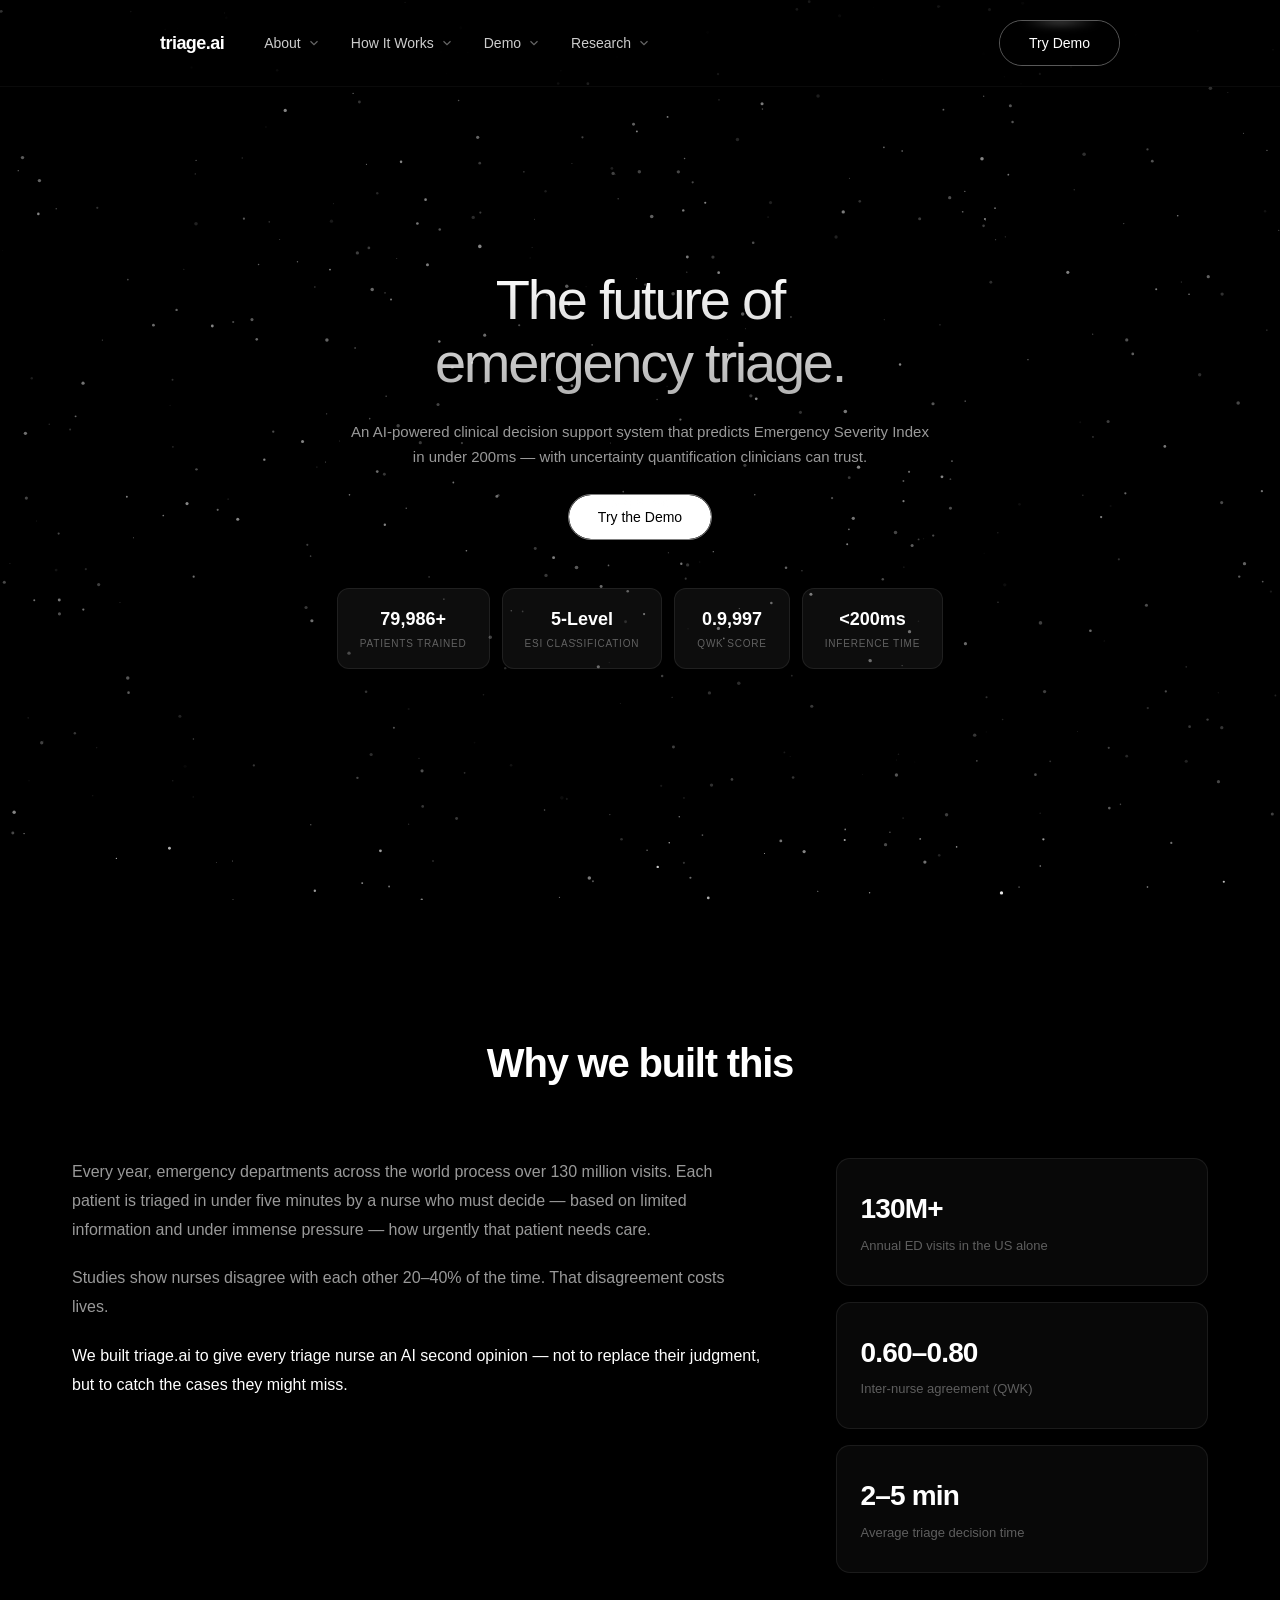
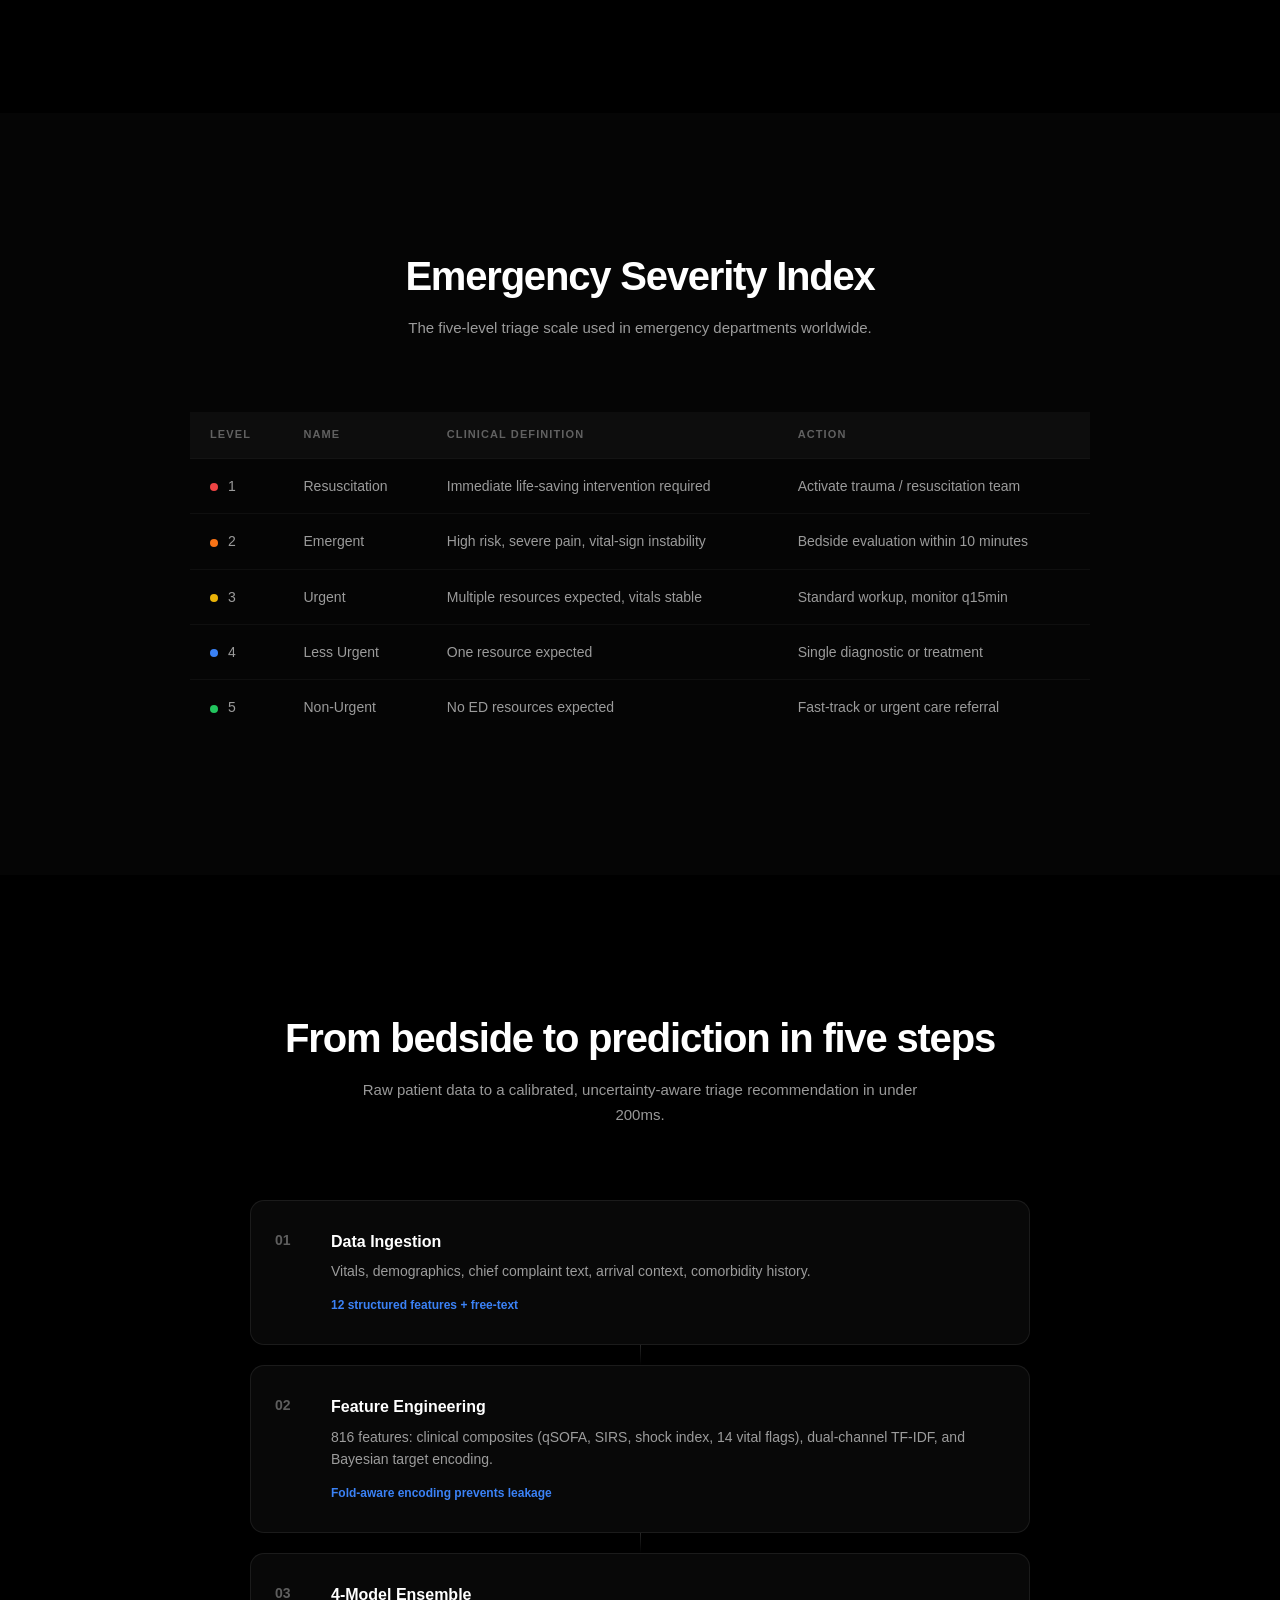
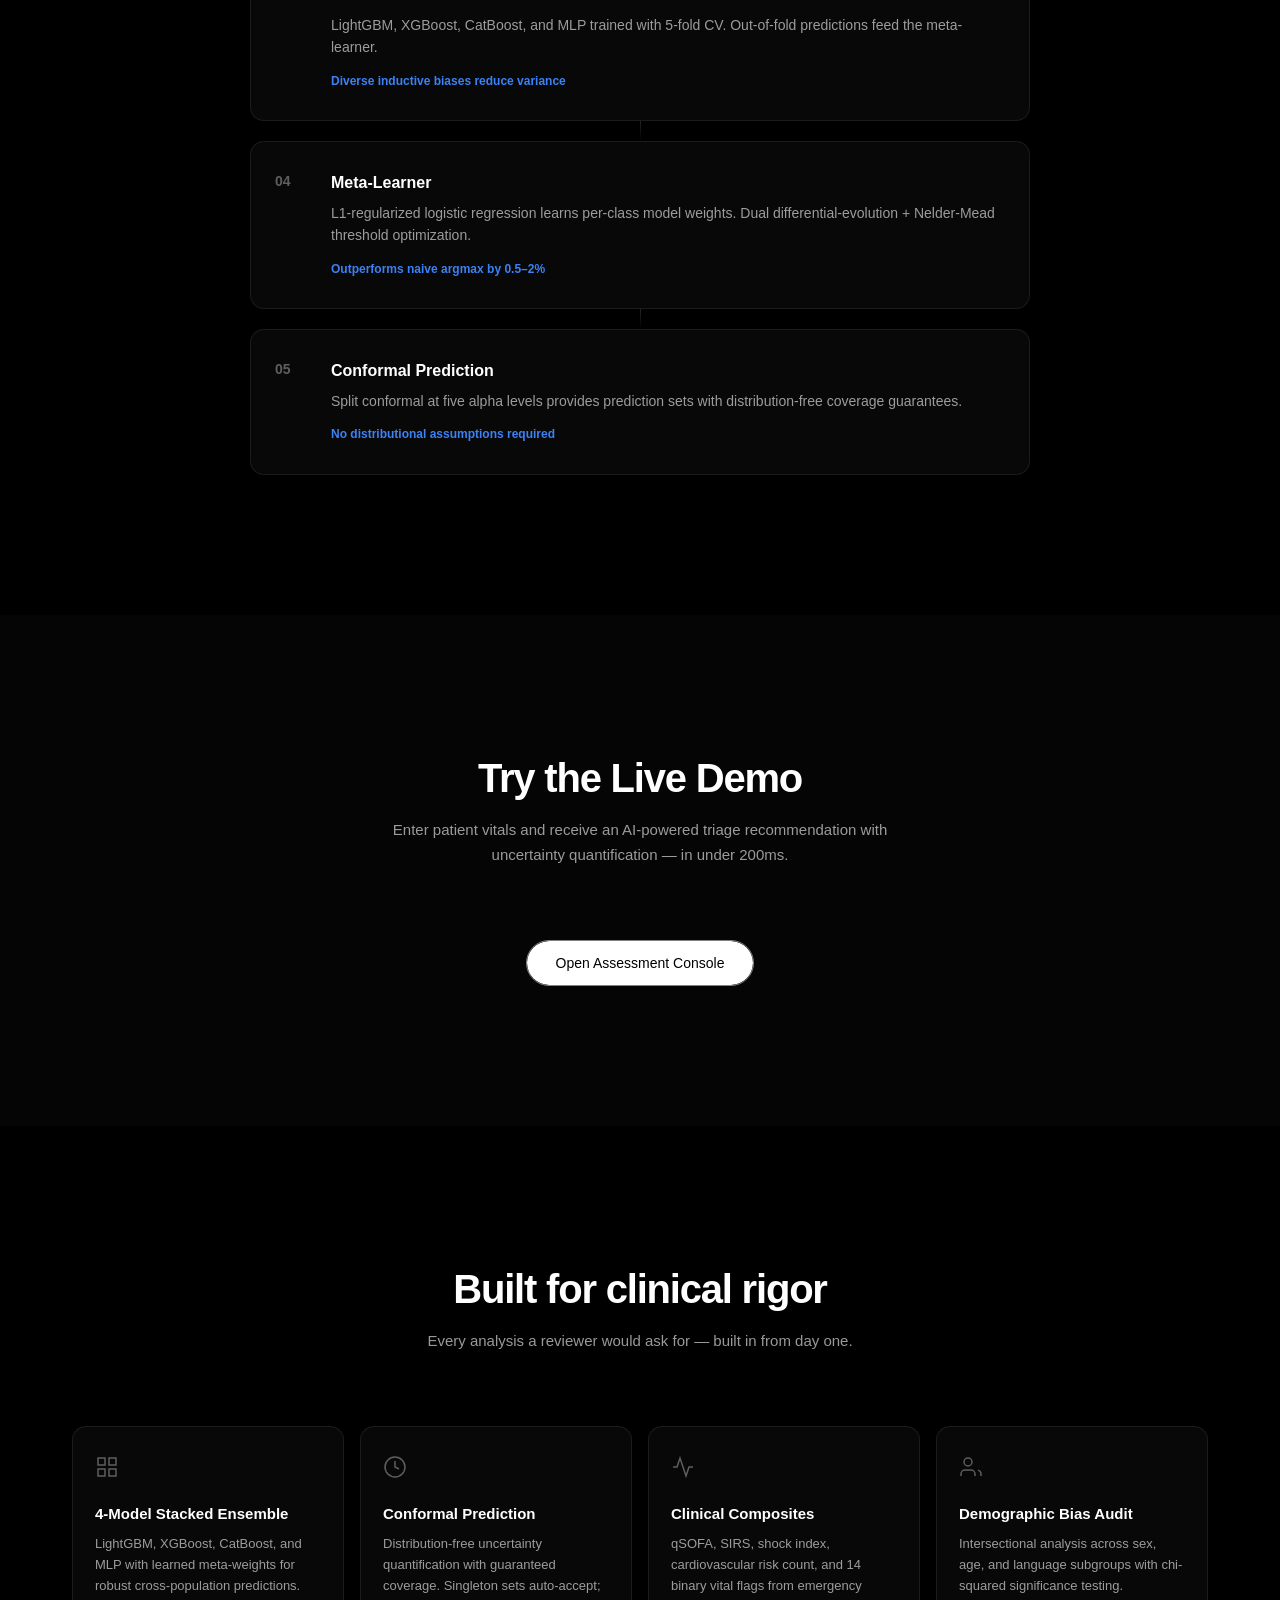
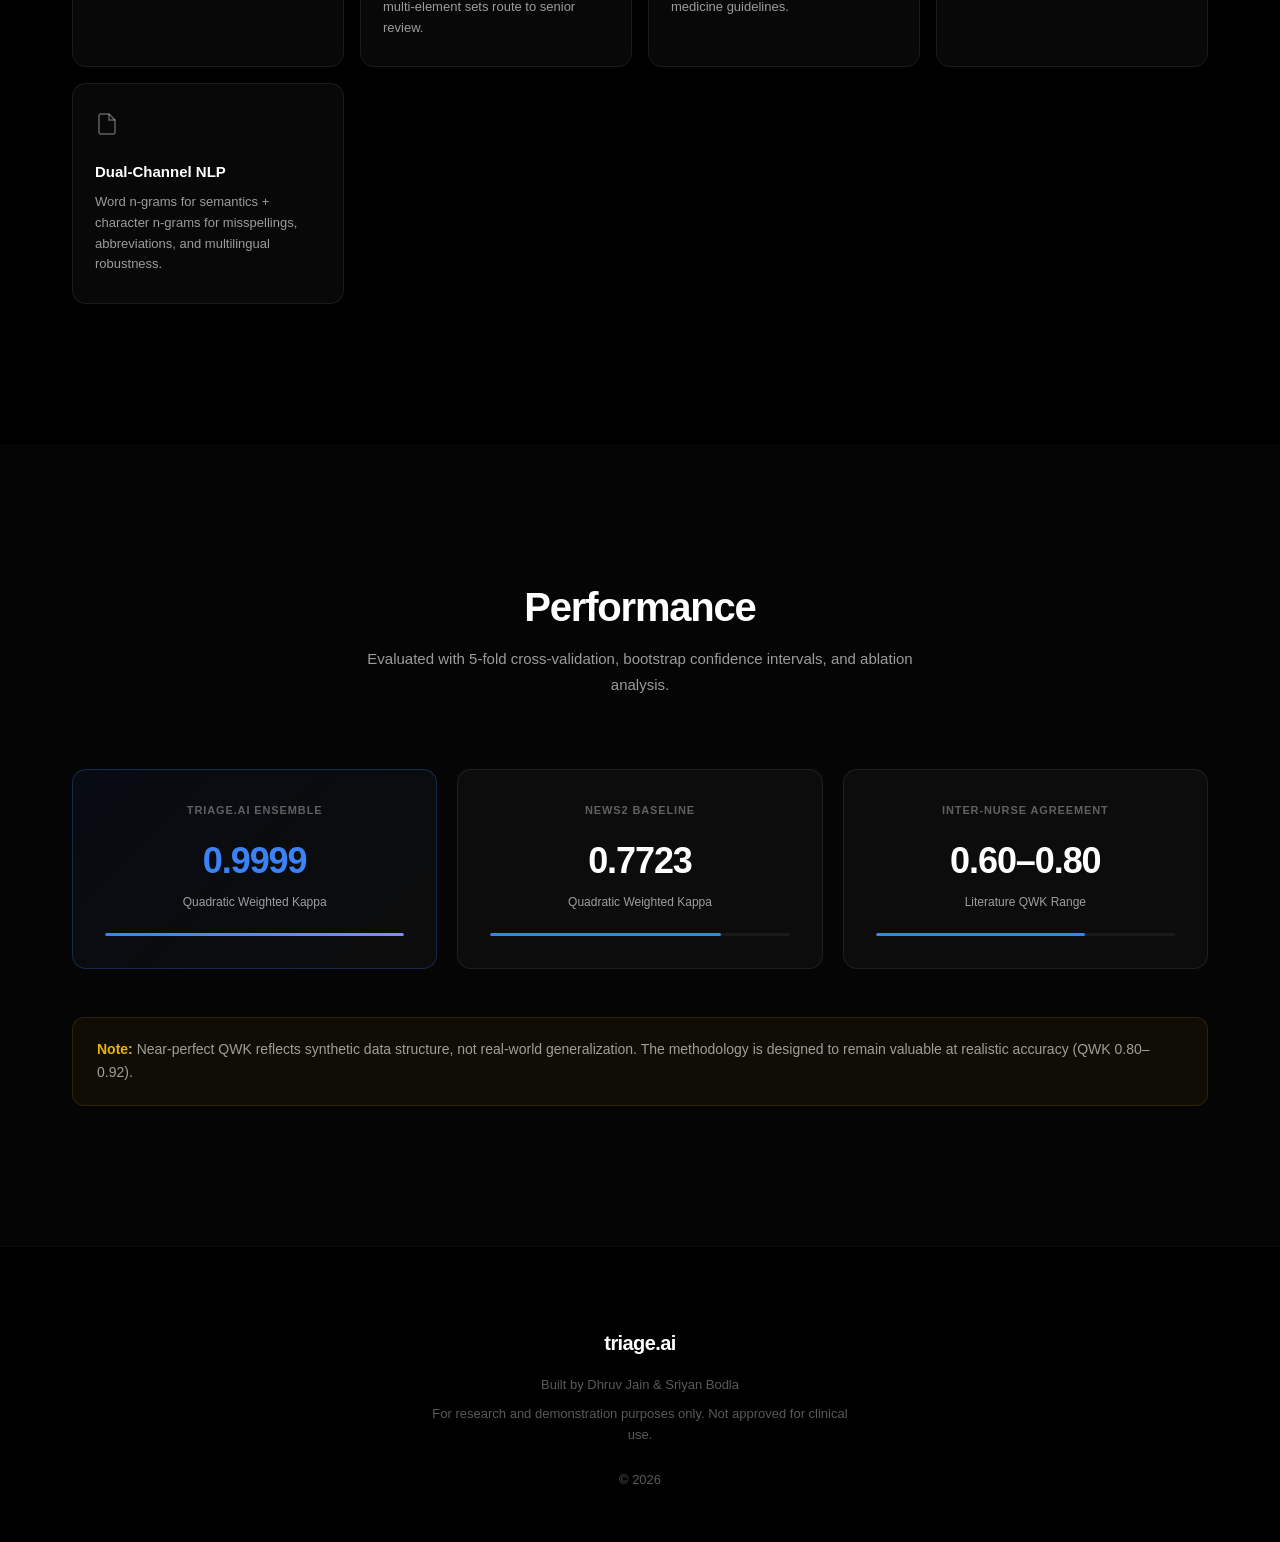
<file: index.html>
<!DOCTYPE html>
<html lang="en">
<head>
  <meta charset="UTF-8">
  <meta name="viewport" content="width=device-width, initial-scale=1.0">
  <title>triage.ai — The Future of Emergency Triage</title>
  <link href="https://api.fontshare.com/v2/css?f[]=general-sans@300,400,500,600,700&display=swap" rel="stylesheet">
  <link rel="stylesheet" href="styles.css">
</head>
<body>

  <!-- FLOW FIELD (fixed behind entire page) -->
  <div class="flow-field-wrap" id="flowFieldWrap">
    <canvas id="flowFieldCanvas"></canvas>
  </div>

  <!-- ════════════════════════════════════════════ HERO ════════════════════════════════════════════ -->
  <section class="hero" id="hero">
    <video class="hero-video" autoplay muted loop playsinline>
      <source src="https://d8j0ntlcm91z4.cloudfront.net/user_38xzZboKViGWJOttwIXH07lWA1P/hf_20260217_030345_246c0224-10a4-422c-b324-070b7c0eceda.mp4" type="video/mp4">
    </video>
    <div class="hero-overlay"></div>

    <!-- NAV -->
    <nav class="nav">
      <div class="nav-inner">
        <div class="nav-left">
          <a href="#hero" class="nav-logo">triage.ai</a>
          <div class="nav-links">
            <a href="#about" class="nav-link">About <svg width="14" height="14" viewBox="0 0 24 24" fill="none" stroke="currentColor" stroke-width="2"><path d="m6 9 6 6 6-6"/></svg></a>
            <a href="#pipeline" class="nav-link">How It Works <svg width="14" height="14" viewBox="0 0 24 24" fill="none" stroke="currentColor" stroke-width="2"><path d="m6 9 6 6 6-6"/></svg></a>
            <a href="/demo.html" class="nav-link">Demo <svg width="14" height="14" viewBox="0 0 24 24" fill="none" stroke="currentColor" stroke-width="2"><path d="m6 9 6 6 6-6"/></svg></a>
            <a href="#methodology" class="nav-link">Research <svg width="14" height="14" viewBox="0 0 24 24" fill="none" stroke="currentColor" stroke-width="2"><path d="m6 9 6 6 6-6"/></svg></a>
          </div>
        </div>
        <a href="/demo.html" class="btn-pill nav-cta">
          <span class="btn-pill-glow"></span>
          <span class="btn-pill-inner">Try Demo</span>
        </a>
      </div>
    </nav>

    <!-- HERO CONTENT -->
    <div class="hero-content">
      <h1 class="hero-heading">The future of<br>emergency triage.</h1>

      <p class="hero-subtitle">An AI-powered clinical decision support system that predicts Emergency Severity Index in under 200ms — with uncertainty quantification clinicians can trust.</p>

      <a href="/demo.html" class="btn-pill btn-pill-white">
        <span class="btn-pill-glow"></span>
        <span class="btn-pill-inner">Try the Demo</span>
      </a>

      <div class="stat-cards">
        <div class="stat-card">
          <span class="stat-value" data-target="80000" data-suffix="+">0</span>
          <span class="stat-label">Patients Trained</span>
        </div>
        <div class="stat-card">
          <span class="stat-value" data-target="5" data-suffix="-Level">0</span>
          <span class="stat-label">ESI Classification</span>
        </div>
        <div class="stat-card">
          <span class="stat-value" data-target="9999" data-suffix="" data-prefix="0.">0</span>
          <span class="stat-label">QWK Score</span>
        </div>
        <div class="stat-card">
          <span class="stat-value" data-target="200" data-prefix="<" data-suffix="ms">0</span>
          <span class="stat-label">Inference Time</span>
        </div>
      </div>
    </div>
  </section>

  <!-- ════════════════════════════════════════════ ABOUT ════════════════════════════════════════════ -->
  <section class="section" id="about">
    <div class="section-inner">
      <div class="section-header">
        <h2>Why we built this</h2>
      </div>
      <div class="story-layout">
        <div class="story-text">
          <p>Every year, emergency departments across the world process over 130 million visits. Each patient is triaged in under five minutes by a nurse who must decide — based on limited information and under immense pressure — how urgently that patient needs care.</p>
          <p>Studies show nurses disagree with each other 20–40% of the time. That disagreement costs lives.</p>
          <p class="story-highlight">We built triage.ai to give every triage nurse an AI second opinion — not to replace their judgment, but to catch the cases they might miss.</p>
        </div>
        <div class="story-metrics">
          <div class="metric-card">
            <div class="metric-value">130M+</div>
            <div class="metric-desc">Annual ED visits in the US alone</div>
          </div>
          <div class="metric-card">
            <div class="metric-value">0.60–0.80</div>
            <div class="metric-desc">Inter-nurse agreement (QWK)</div>
          </div>
          <div class="metric-card">
            <div class="metric-value">2–5 min</div>
            <div class="metric-desc">Average triage decision time</div>
          </div>
        </div>
      </div>
    </div>
  </section>

  <!-- ════════════════════════════════════════════ ESI REF ════════════════════════════════════════════ -->
  <section class="section section-alt" id="esi-reference">
    <div class="section-inner">
      <div class="section-header">
        <h2>Emergency Severity Index</h2>
        <p class="section-sub">The five-level triage scale used in emergency departments worldwide.</p>
      </div>
      <div class="esi-table-wrap">
        <table class="esi-table">
          <thead><tr><th>Level</th><th>Name</th><th>Clinical Definition</th><th>Action</th></tr></thead>
          <tbody>
            <tr><td><span class="esi-dot esi-1"></span>1</td><td>Resuscitation</td><td>Immediate life-saving intervention required</td><td>Activate trauma / resuscitation team</td></tr>
            <tr><td><span class="esi-dot esi-2"></span>2</td><td>Emergent</td><td>High risk, severe pain, vital-sign instability</td><td>Bedside evaluation within 10 minutes</td></tr>
            <tr><td><span class="esi-dot esi-3"></span>3</td><td>Urgent</td><td>Multiple resources expected, vitals stable</td><td>Standard workup, monitor q15min</td></tr>
            <tr><td><span class="esi-dot esi-4"></span>4</td><td>Less Urgent</td><td>One resource expected</td><td>Single diagnostic or treatment</td></tr>
            <tr><td><span class="esi-dot esi-5"></span>5</td><td>Non-Urgent</td><td>No ED resources expected</td><td>Fast-track or urgent care referral</td></tr>
          </tbody>
        </table>
      </div>
    </div>
  </section>

  <!-- ════════════════════════════════════════════ PIPELINE ════════════════════════════════════════════ -->
  <section class="section" id="pipeline">
    <div class="section-inner">
      <div class="section-header">
        <h2>From bedside to prediction in five steps</h2>
        <p class="section-sub">Raw patient data to a calibrated, uncertainty-aware triage recommendation in under 200ms.</p>
      </div>
      <div class="pipeline">
        <div class="pipe-step"><div class="pipe-num">01</div><h3>Data Ingestion</h3><p>Vitals, demographics, chief complaint text, arrival context, comorbidity history.</p><span class="pipe-tag">12 structured features + free-text</span></div>
        <div class="pipe-line"></div>
        <div class="pipe-step"><div class="pipe-num">02</div><h3>Feature Engineering</h3><p>816 features: clinical composites (qSOFA, SIRS, shock index, 14 vital flags), dual-channel TF-IDF, and Bayesian target encoding.</p><span class="pipe-tag">Fold-aware encoding prevents leakage</span></div>
        <div class="pipe-line"></div>
        <div class="pipe-step"><div class="pipe-num">03</div><h3>4-Model Ensemble</h3><p>LightGBM, XGBoost, CatBoost, and MLP trained with 5-fold CV. Out-of-fold predictions feed the meta-learner.</p><span class="pipe-tag">Diverse inductive biases reduce variance</span></div>
        <div class="pipe-line"></div>
        <div class="pipe-step"><div class="pipe-num">04</div><h3>Meta-Learner</h3><p>L1-regularized logistic regression learns per-class model weights. Dual differential-evolution + Nelder-Mead threshold optimization.</p><span class="pipe-tag">Outperforms naive argmax by 0.5–2%</span></div>
        <div class="pipe-line"></div>
        <div class="pipe-step"><div class="pipe-num">05</div><h3>Conformal Prediction</h3><p>Split conformal at five alpha levels provides prediction sets with distribution-free coverage guarantees.</p><span class="pipe-tag">No distributional assumptions required</span></div>
      </div>
    </div>
  </section>

  <!-- DEMO CTA -->
  <section class="section section-alt" id="demo-cta">
    <div class="section-inner" style="text-align:center;">
      <div class="section-header">
        <h2>Try the Live Demo</h2>
        <p class="section-sub">Enter patient vitals and receive an AI-powered triage recommendation with uncertainty quantification — in under 200ms.</p>
      </div>
      <a href="/demo.html" class="btn-pill btn-pill-white" style="display:inline-flex;">
        <span class="btn-pill-glow"></span>
        <span class="btn-pill-inner">Open Assessment Console</span>
      </a>
    </div>
  </section>

  <!-- ════════════════════════════════════════════ METHODOLOGY ════════════════════════════════════════════ -->
  <section class="section" id="methodology">
    <div class="section-inner">
      <div class="section-header">
        <h2>Built for clinical rigor</h2>
        <p class="section-sub">Every analysis a reviewer would ask for — built in from day one.</p>
      </div>
      <div class="method-grid">
        <div class="method-card reveal"><div class="method-icon"><svg width="24" height="24" viewBox="0 0 24 24" fill="none" stroke="currentColor" stroke-width="1.5"><rect x="3" y="3" width="7" height="7"/><rect x="14" y="3" width="7" height="7"/><rect x="3" y="14" width="7" height="7"/><rect x="14" y="14" width="7" height="7"/></svg></div><h3>4-Model Stacked Ensemble</h3><p>LightGBM, XGBoost, CatBoost, and MLP with learned meta-weights for robust cross-population predictions.</p></div>
        <div class="method-card reveal"><div class="method-icon"><svg width="24" height="24" viewBox="0 0 24 24" fill="none" stroke="currentColor" stroke-width="1.5"><circle cx="12" cy="12" r="10"/><path d="M12 6v6l4 2"/></svg></div><h3>Conformal Prediction</h3><p>Distribution-free uncertainty quantification with guaranteed coverage. Singleton sets auto-accept; multi-element sets route to senior review.</p></div>
        <div class="method-card reveal"><div class="method-icon"><svg width="24" height="24" viewBox="0 0 24 24" fill="none" stroke="currentColor" stroke-width="1.5"><path d="M22 12h-4l-3 9L9 3l-3 9H2"/></svg></div><h3>Clinical Composites</h3><p>qSOFA, SIRS, shock index, cardiovascular risk count, and 14 binary vital flags from emergency medicine guidelines.</p></div>
        <div class="method-card reveal"><div class="method-icon"><svg width="24" height="24" viewBox="0 0 24 24" fill="none" stroke="currentColor" stroke-width="1.5"><path d="M16 21v-2a4 4 0 0 0-4-4H6a4 4 0 0 0-4 4v2"/><circle cx="9" cy="7" r="4"/><path d="M22 21v-2a4 4 0 0 0-3-3.87"/></svg></div><h3>Demographic Bias Audit</h3><p>Intersectional analysis across sex, age, and language subgroups with chi-squared significance testing.</p></div>
        <div class="method-card reveal"><div class="method-icon"><svg width="24" height="24" viewBox="0 0 24 24" fill="none" stroke="currentColor" stroke-width="1.5"><path d="M14 2H6a2 2 0 0 0-2 2v16a2 2 0 0 0 2 2h12a2 2 0 0 0 2-2V8z"/><polyline points="14 2 14 8 20 8"/></svg></div><h3>Dual-Channel NLP</h3><p>Word n-grams for semantics + character n-grams for misspellings, abbreviations, and multilingual robustness.</p></div>
        <div class="method-card reveal"><div class="method-icon"><svg width="24" height="24" viewBox="0 0 24 24" fill="none" stroke="currentColor" stroke-width="1.5"><path d="M12 20V10"/><path d="M18 20V4"/><path d="M6 20v-4"/></svg></div><h3>Probability Calibration</h3><p>ECE analysis ensures confidence scores map to true probabilities. When the model says 80%, it means 80%.</p></div>
        <div class="method-card reveal"><div class="method-icon"><svg width="24" height="24" viewBox="0 0 24 24" fill="none" stroke="currentColor" stroke-width="1.5"><path d="M3 3v18h18"/><path d="M18.7 8l-5.1 5.2-2.8-2.7L7 14.3"/></svg></div><h3>Noise Robustness</h3><p>Label corruption at 5–25% rates demonstrates graceful degradation under real-world label noise.</p></div>
        <div class="method-card reveal"><div class="method-icon"><svg width="24" height="24" viewBox="0 0 24 24" fill="none" stroke="currentColor" stroke-width="1.5"><path d="M12 22s8-4 8-10V5l-8-3-8 3v7c0 6 8 10 8 10z"/></svg></div><h3>Asymmetric Cost Analysis</h3><p>Undertriage weighted 4x heavier than overtriage. The cost matrix reflects real clinical consequences.</p></div>
      </div>
    </div>
  </section>

  <!-- ════════════════════════════════════════════ RESULTS ════════════════════════════════════════════ -->
  <section class="section section-alt" id="results">
    <div class="section-inner">
      <div class="section-header">
        <h2>Performance</h2>
        <p class="section-sub">Evaluated with 5-fold cross-validation, bootstrap confidence intervals, and ablation analysis.</p>
      </div>
      <div class="results-grid">
        <div class="result-card result-card-highlight"><div class="rc-label">triage.ai Ensemble</div><div class="rc-value">0.9999</div><div class="rc-metric">Quadratic Weighted Kappa</div><div class="rc-bar"><div class="rc-fill" style="width:100%"></div></div></div>
        <div class="result-card"><div class="rc-label">NEWS2 Baseline</div><div class="rc-value">0.7723</div><div class="rc-metric">Quadratic Weighted Kappa</div><div class="rc-bar"><div class="rc-fill" style="width:77%"></div></div></div>
        <div class="result-card"><div class="rc-label">Inter-Nurse Agreement</div><div class="rc-value">0.60–0.80</div><div class="rc-metric">Literature QWK Range</div><div class="rc-bar"><div class="rc-fill" style="width:70%"></div></div></div>
      </div>
      <div class="caveat">
        <strong>Note:</strong> Near-perfect QWK reflects synthetic data structure, not real-world generalization. The methodology is designed to remain valuable at realistic accuracy (QWK 0.80–0.92).
      </div>
    </div>
  </section>

  <!-- ════════════════════════════════════════════ FOOTER ════════════════════════════════════════════ -->
  <footer class="footer">
    <div class="section-inner">
      <span class="footer-logo">triage.ai</span>
      <p>Built by Dhruv Jain & Sriyan Bodla</p>
      <p class="footer-disclaimer">For research and demonstration purposes only. Not approved for clinical use.</p>
      <p class="footer-year">&copy; 2026</p>
    </div>
  </footer>

  <script src="app.js"></script>
</body>
</html>
</file>
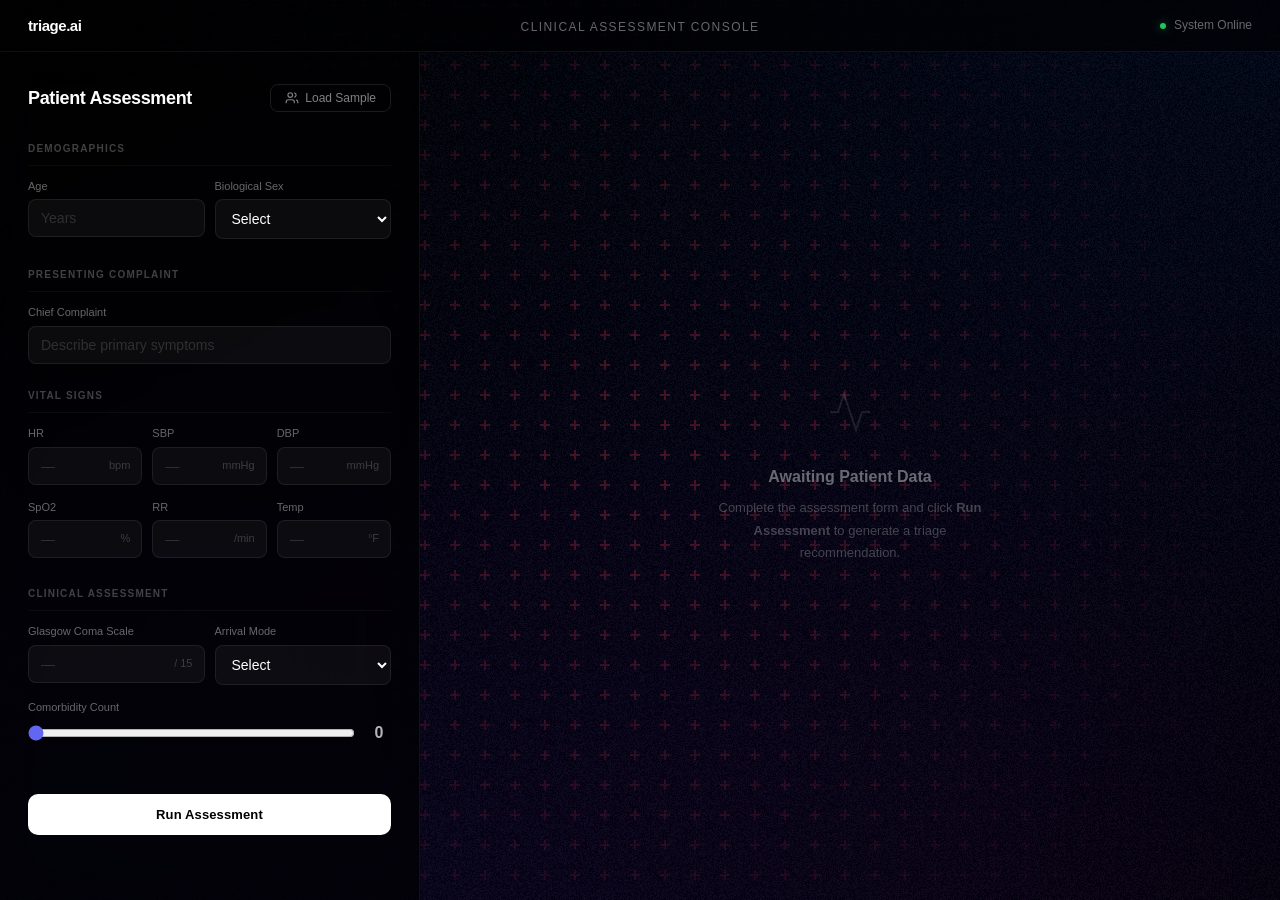
<file: demo.html>
<!DOCTYPE html>
<html lang="en">
<head>
  <meta charset="UTF-8">
  <meta name="viewport" content="width=device-width, initial-scale=1.0">
  <title>triage.ai — Clinical Assessment</title>
  <link href="https://api.fontshare.com/v2/css?f[]=general-sans@300,400,500,600,700&display=swap" rel="stylesheet">
  <link rel="stylesheet" href="styles.css">
  <link rel="stylesheet" href="demo.css">
</head>
<body class="demo-page">

  <div class="shader-bg" id="shaderBg">
    <canvas id="grainCanvas"></canvas>
  </div>
  <div class="plus-pattern-bg"></div>

  <!-- Top bar -->
  <header class="demo-topbar">
    <a href="/" class="demo-topbar-logo">triage.ai</a>
    <div class="demo-topbar-center">
      <span class="demo-topbar-env">Clinical Assessment Console</span>
    </div>
    <div class="demo-topbar-right">
      <span class="demo-status-dot"></span>
      <span class="demo-status-text">System Online</span>
    </div>
  </header>

  <main class="demo-main">
    <!-- LEFT: Input -->
    <section class="demo-input">
      <div class="demo-input-header">
        <h1>Patient Assessment</h1>
        <button class="demo-sample-btn" id="loadSampleBtn" type="button">
          <svg width="14" height="14" viewBox="0 0 24 24" fill="none" stroke="currentColor" stroke-width="2"><path d="M16 21v-2a4 4 0 0 0-4-4H6a4 4 0 0 0-4 4v2"/><circle cx="9" cy="7" r="4"/><path d="M22 21v-2a4 4 0 0 0-3-3.87"/><path d="M16 3.13a4 4 0 0 1 0 7.75"/></svg>
          Load Sample
        </button>
      </div>

      <form id="patientForm" autocomplete="off">
        <!-- Demographics -->
        <div class="field-section">
          <div class="field-section-label">Demographics</div>
          <div class="field-grid-2">
            <div class="field">
              <label for="age">Age</label>
              <input type="number" id="age" min="0" max="120" placeholder="Years">
            </div>
            <div class="field">
              <label for="sex">Biological Sex</label>
              <select id="sex">
                <option value="" disabled selected>Select</option>
                <option value="Male">Male</option>
                <option value="Female">Female</option>
                <option value="Other">Other</option>
              </select>
            </div>
          </div>
        </div>

        <!-- Chief Complaint -->
        <div class="field-section">
          <div class="field-section-label">Presenting Complaint</div>
          <div class="field">
            <label for="chiefComplaint">Chief Complaint</label>
            <input type="text" id="chiefComplaint" placeholder="Describe primary symptoms">
          </div>
        </div>

        <!-- Vitals -->
        <div class="field-section">
          <div class="field-section-label">Vital Signs</div>
          <div class="field-grid-3">
            <div class="field">
              <label for="heartRate">HR</label>
              <div class="field-input-wrap">
                <input type="number" id="heartRate" min="20" max="250" placeholder="—">
                <span class="field-unit">bpm</span>
              </div>
            </div>
            <div class="field">
              <label for="sbp">SBP</label>
              <div class="field-input-wrap">
                <input type="number" id="sbp" min="40" max="300" placeholder="—">
                <span class="field-unit">mmHg</span>
              </div>
            </div>
            <div class="field">
              <label for="dbp">DBP</label>
              <div class="field-input-wrap">
                <input type="number" id="dbp" min="20" max="200" placeholder="—">
                <span class="field-unit">mmHg</span>
              </div>
            </div>
          </div>
          <div class="field-grid-3">
            <div class="field">
              <label for="o2Sat">SpO2</label>
              <div class="field-input-wrap">
                <input type="number" id="o2Sat" min="50" max="100" placeholder="—">
                <span class="field-unit">%</span>
              </div>
            </div>
            <div class="field">
              <label for="respRate">RR</label>
              <div class="field-input-wrap">
                <input type="number" id="respRate" min="4" max="60" placeholder="—">
                <span class="field-unit">/min</span>
              </div>
            </div>
            <div class="field">
              <label for="temperature">Temp</label>
              <div class="field-input-wrap">
                <input type="number" id="temperature" min="90" max="110" step="0.1" placeholder="—">
                <span class="field-unit">&deg;F</span>
              </div>
            </div>
          </div>
        </div>

        <!-- Clinical -->
        <div class="field-section">
          <div class="field-section-label">Clinical Assessment</div>
          <div class="field-grid-2">
            <div class="field">
              <label for="gcs">Glasgow Coma Scale</label>
              <div class="field-input-wrap">
                <input type="number" id="gcs" min="3" max="15" placeholder="—">
                <span class="field-unit">/ 15</span>
              </div>
            </div>
            <div class="field">
              <label for="arrivalMode">Arrival Mode</label>
              <select id="arrivalMode">
                <option value="" disabled selected>Select</option>
                <option value="Walk-in">Walk-in</option>
                <option value="Ambulance">Ambulance</option>
                <option value="Police">Police</option>
                <option value="Transfer">Transfer</option>
              </select>
            </div>
          </div>
          <div class="field">
            <label for="comorbidities">Comorbidity Count</label>
            <div class="field-slider">
              <input type="range" id="comorbidities" min="0" max="10" value="0">
              <span class="field-slider-val" id="comorbiditiesValue">0</span>
            </div>
          </div>
        </div>

        <button type="submit" class="demo-submit" id="analyzeBtn">
          <span class="btn-text">Run Assessment</span>
          <span class="btn-loading"><span class="spinner"></span>Processing...</span>
        </button>
      </form>
    </section>

    <!-- RIGHT: Results -->
    <section class="demo-results" id="resultsPanel">

      <!-- Empty -->
      <div class="results-empty" id="resultsEmpty">
        <div class="empty-state">
          <svg width="48" height="48" viewBox="0 0 24 24" fill="none" stroke="currentColor" stroke-width="1"><path d="M22 12h-4l-3 9L9 3l-3 9H2"/></svg>
          <h3>Awaiting Patient Data</h3>
          <p>Complete the assessment form and click <strong>Run Assessment</strong> to generate a triage recommendation.</p>
        </div>
      </div>

      <!-- Loading -->
      <div class="results-loading hidden" id="resultsLoading">
        <div class="scan-animation"><div class="scan-line"></div><div class="scan-grid"><div class="scan-dot"></div><div class="scan-dot"></div><div class="scan-dot"></div><div class="scan-dot"></div><div class="scan-dot"></div><div class="scan-dot"></div><div class="scan-dot"></div><div class="scan-dot"></div><div class="scan-dot"></div></div></div>
        <p class="loading-text">Analyzing clinical data...</p>
      </div>

      <!-- Content -->
      <div class="results-content hidden" id="resultsContent">
        <div class="result-header">
          <div class="esi-badge-container">
            <div class="esi-badge" id="esiBadge"><span class="esi-level" id="esiLevel">2</span></div>
            <div class="esi-meta">
              <span class="esi-label" id="esiLabel">EMERGENT</span>
              <span class="esi-sublabel">ESI Level <span id="esiLevelText">2</span></span>
            </div>
          </div>
          <div class="confidence-section">
            <div class="confidence-ring" id="confidenceRing">
              <svg viewBox="0 0 120 120"><circle class="ring-bg" cx="60" cy="60" r="52"/><circle class="ring-fill" id="ringFill" cx="60" cy="60" r="52"/></svg>
              <div class="confidence-value"><span id="confidenceValue">0</span><span class="confidence-unit">%</span></div>
            </div>
            <span class="confidence-label">Confidence</span>
          </div>
        </div>

        <div class="result-grid">
          <div class="result-block">
            <h4>Conformal Prediction Set</h4>
            <div class="conformal-set" id="conformalSet"></div>
            <p class="conformal-note" id="conformalNote">90% coverage guarantee</p>
          </div>

          <div class="result-block">
            <h4>Key Risk Factors</h4>
            <div class="risk-factors" id="riskFactors"></div>
          </div>

          <div class="result-block">
            <h4>Clinical Indicators</h4>
            <div class="clinical-flags" id="clinicalFlags"></div>
          </div>

          <div class="result-block result-block-full">
            <h4>Clinical Recommendation</h4>
            <div class="recommendation-box" id="recommendationBox"></div>
          </div>
        </div>
      </div>

      <!-- Error -->
      <div class="results-error hidden" id="resultsError">
        <div class="error-icon"><svg width="40" height="40" viewBox="0 0 24 24" fill="none" stroke="#ef4444" stroke-width="1.5"><circle cx="12" cy="12" r="10"/><line x1="12" y1="8" x2="12" y2="12"/><line x1="12" y1="16" x2="12.01" y2="16"/></svg></div>
        <p class="error-title" id="errorTitle">Backend Unavailable</p>
        <p class="error-body" id="errorBody"></p>
      </div>
    </section>
  </main>

  <script src="grain-shader.js"></script>
  <script src="app.js"></script>
  <script>document.addEventListener('DOMContentLoaded', () => initGrainShader('grainCanvas'));</script>
</body>
</html>
</file>
<file: styles.css>
/*
 * Triage.ai — Clinical Decision Support System
 * Copyright (c) 2026 Dhruv Jain & Sriyan Bodla. All rights reserved.
 */

:root {
  --black: #000000;
  --bg: #050505;
  --bg-alt: #0a0a0a;
  --card: rgba(255,255,255,0.03);
  --card-border: rgba(255,255,255,0.08);
  --card-hover: rgba(255,255,255,0.06);
  --text: #ffffff;
  --text-dim: rgba(255,255,255,0.6);
  --text-muted: rgba(255,255,255,0.35);
  --accent: #ffffff;
  --blue: #3b82f6;
  --esi-1: #ef4444;
  --esi-2: #f97316;
  --esi-3: #eab308;
  --esi-4: #3b82f6;
  --esi-5: #22c55e;
  --ease: cubic-bezier(0.4, 0, 0.2, 1);
  --max-w: 1200px;
}

*, *::before, *::after { margin:0; padding:0; box-sizing:border-box; }
html { scroll-behavior:smooth; -webkit-font-smoothing:antialiased; }
body { font-family:'General Sans', -apple-system, sans-serif; background:var(--black); color:var(--text); line-height:1.6; overflow-x:hidden; }

/* ═══════ HERO ═══════ */
.hero { position:relative; z-index:2; min-height:100vh; display:flex; flex-direction:column; background:transparent; }
.hero-video { position:absolute; inset:0; width:100%; height:100%; object-fit:cover; z-index:0; -webkit-mask-image:linear-gradient(to bottom, white 60%, rgba(255,255,255,0.5) 80%, transparent 100%); mask-image:linear-gradient(to bottom, white 60%, rgba(255,255,255,0.5) 80%, transparent 100%); }
.hero-overlay { position:absolute; inset:0; background:linear-gradient(to bottom, rgba(0,0,0,0.45) 0%, rgba(0,0,0,0.45) 60%, rgba(0,0,0,0.7) 85%, transparent 100%); z-index:1; }

/* ═══════ NAV ═══════ */
.nav { position:fixed; top:0; left:0; right:0; z-index:100; padding:20px 0; background:rgba(0,0,0,0.4); backdrop-filter:blur(20px); -webkit-backdrop-filter:blur(20px); border-bottom:1px solid rgba(255,255,255,0.04); }
.nav-inner { max-width:var(--max-w); margin:0 auto; padding:0 120px; display:flex; align-items:center; justify-content:space-between; }
.nav-left { display:flex; align-items:center; gap:40px; }
.nav-logo { font-size:18px; font-weight:700; color:var(--text); text-decoration:none; letter-spacing:-0.03em; }
.nav-links { display:flex; gap:30px; }
.nav-link { display:inline-flex; align-items:center; gap:6px; color:var(--text); text-decoration:none; font-size:14px; font-weight:500; opacity:0.8; transition:opacity 0.2s; }
.nav-link:hover { opacity:1; }
.nav-link svg { opacity:0.5; }

/* ═══════ PILL BUTTONS ═══════ */
.btn-pill { position:relative; display:inline-flex; border-radius:999px; border:0.6px solid rgba(255,255,255,0.35); text-decoration:none; overflow:hidden; }
.btn-pill-glow { position:absolute; top:-6px; left:50%; transform:translateX(-50%); width:80px; height:12px; background:radial-gradient(ellipse, rgba(255,255,255,0.35), transparent 70%); filter:blur(4px); pointer-events:none; z-index:2; }
.btn-pill-inner { position:relative; z-index:1; padding:11px 29px; font-size:14px; font-weight:500; color:var(--text); background:var(--black); border-radius:999px; transition:background 0.2s; }
.btn-pill:hover .btn-pill-inner { background:#111; }

.btn-pill-white { border-color:rgba(255,255,255,0.5); }
.btn-pill-white .btn-pill-inner { background:var(--text); color:var(--black); }
.btn-pill-white:hover .btn-pill-inner { background:#e5e5e5; }

/* ═══════ HERO CONTENT ═══════ */
.hero-content { position:relative; z-index:2; flex:1; display:flex; flex-direction:column; align-items:center; justify-content:center; text-align:center; padding:120px 24px 80px; gap:24px; }

.hero-badge { display:inline-flex; align-items:center; gap:8px; padding:6px 16px; border-radius:20px; background:rgba(255,255,255,0.1); border:1px solid rgba(255,255,255,0.12); font-size:13px; font-weight:500; }
.badge-dot { width:4px; height:4px; border-radius:50%; background:var(--text); }
.badge-dim { opacity:0.6; }

.hero-heading { font-size:56px; font-weight:500; line-height:1.12; letter-spacing:-0.04em; max-width:613px; background:linear-gradient(180deg, #ffffff 0%, rgba(255,255,255,0.7) 100%); -webkit-background-clip:text; -webkit-text-fill-color:transparent; background-clip:text; margin-top:-2px; }

.hero-subtitle { font-size:15px; font-weight:400; color:var(--text-dim); max-width:580px; line-height:1.7; }

.stat-cards { display:flex; gap:12px; margin-top:24px; justify-content:center; }
.stat-card { background:rgba(255,255,255,0.05); border:1px solid rgba(255,255,255,0.08); border-radius:12px; padding:16px 22px; display:flex; flex-direction:column; gap:2px; transition:border-color 0.3s var(--ease); }
.stat-card:hover { border-color:rgba(255,255,255,0.2); }
.stat-value { font-size:18px; font-weight:600; font-variant-numeric:tabular-nums; white-space:nowrap; }
.stat-label { font-size:10px; color:var(--text-muted); text-transform:uppercase; letter-spacing:0.08em; font-weight:500; white-space:nowrap; }

/* ═══════ FLOW FIELD BACKGROUND ═══════ */
.flow-field-wrap { position:fixed; top:0; left:0; width:100%; height:100%; z-index:0; pointer-events:none; }
.flow-field-wrap canvas { display:block; width:100%; height:100%; }

/* ═══════ SECTIONS ═══════ */
.section { position:relative; z-index:1; padding:140px 0; background:transparent; }
.section-alt { background:rgba(255,255,255,0.02); }
.section-inner { max-width:var(--max-w); margin:0 auto; padding:0 32px; }
.section-header { text-align:center; margin-bottom:72px; }
.section-header h2 { font-size:40px; font-weight:600; letter-spacing:-0.03em; line-height:1.15; margin-bottom:16px; }
.section-sub { color:var(--text-dim); font-size:15px; max-width:560px; margin:0 auto; line-height:1.7; }

/* ═══════ STORY ═══════ */
.story-layout { display:grid; grid-template-columns:1.3fr 0.7fr; gap:72px; align-items:start; }
.story-text p { font-size:16px; color:var(--text-dim); line-height:1.8; margin-bottom:20px; }
.story-highlight { color:var(--text) !important; font-weight:500; }
.story-metrics { display:flex; flex-direction:column; gap:16px; }
.metric-card { background:var(--card); border:1px solid var(--card-border); border-radius:14px; padding:28px 24px; transition:border-color 0.3s var(--ease); }
.metric-card:hover { border-color:rgba(255,255,255,0.18); }
.metric-value { font-size:28px; font-weight:700; letter-spacing:-0.03em; margin-bottom:4px; }
.metric-desc { font-size:13px; color:var(--text-muted); font-weight:500; }

/* ═══════ ESI TABLE ═══════ */
.esi-table-wrap { max-width:900px; margin:0 auto; }
.esi-table { width:100%; border-collapse:collapse; font-size:14px; }
.esi-table thead { background:rgba(255,255,255,0.03); }
.esi-table th { padding:14px 20px; text-align:left; color:var(--text-muted); font-size:11px; font-weight:600; text-transform:uppercase; letter-spacing:0.1em; border-bottom:1px solid rgba(255,255,255,0.06); }
.esi-table td { padding:16px 20px; color:var(--text-dim); border-bottom:1px solid rgba(255,255,255,0.04); }
.esi-table tr:last-child td { border-bottom:none; }
.esi-dot { display:inline-block; width:8px; height:8px; border-radius:50%; margin-right:10px; vertical-align:middle; }
.esi-1 { background:var(--esi-1); } .esi-2 { background:var(--esi-2); } .esi-3 { background:var(--esi-3); } .esi-4 { background:var(--esi-4); } .esi-5 { background:var(--esi-5); }

/* ═══════ PIPELINE ═══════ */
.pipeline { display:flex; flex-direction:column; max-width:780px; margin:0 auto; }
.pipe-step { background:var(--card); border:1px solid var(--card-border); border-radius:14px; padding:28px 28px 28px 80px; position:relative; transition:border-color 0.3s var(--ease); }
.pipe-step:hover { border-color:rgba(255,255,255,0.18); }
.pipe-num { position:absolute; left:24px; top:28px; font-size:14px; font-weight:700; color:var(--text-muted); }
.pipe-step h3 { font-size:16px; font-weight:600; margin-bottom:6px; }
.pipe-step p { font-size:14px; color:var(--text-dim); line-height:1.6; margin-bottom:8px; }
.pipe-tag { font-size:12px; color:var(--blue); font-weight:600; }
.pipe-line { width:1px; height:20px; background:linear-gradient(to bottom, rgba(255,255,255,0.15), transparent); margin:0 auto; }

/* ═══════ DEMO ═══════ */
.demo-container { display:grid; grid-template-columns:1fr 1fr; gap:28px; align-items:start; }
.demo-panel { background:rgba(10,10,10,0.7); backdrop-filter:blur(20px); border:1px solid var(--card-border); border-radius:20px; padding:32px; }
.panel-header { display:flex; justify-content:space-between; align-items:center; margin-bottom:24px; }
.panel-header h3 { font-size:16px; font-weight:600; }
.link-btn { background:none; border:none; color:var(--blue); cursor:pointer; font-size:13px; font-weight:500; font-family:inherit; }
.link-btn:hover { text-decoration:underline; }

/* Form */
.form-group-label { font-size:11px; font-weight:600; text-transform:uppercase; letter-spacing:0.1em; color:var(--text-muted); margin:20px 0 10px; }
.form-group-label:first-child { margin-top:0; }
.form-row { display:grid; grid-template-columns:1fr 1fr; gap:12px; margin-bottom:12px; }
.form-row.three-col { grid-template-columns:1fr 1fr 1fr; }
.form-field { display:flex; flex-direction:column; gap:4px; }
.form-field.full-width { margin-bottom:12px; }
.form-field label { font-size:12px; font-weight:500; color:var(--text-dim); }
.form-field input, .form-field select { background:rgba(255,255,255,0.06); border:1px solid rgba(255,255,255,0.1); border-radius:8px; padding:10px 12px; color:var(--text); font-size:14px; font-family:inherit; outline:none; transition:border-color 0.2s; }
.form-field input:focus, .form-field select:focus { border-color:var(--blue); }
.form-field input::placeholder { color:var(--text-muted); }
.form-field select option { background:#111; color:var(--text); }
.slider-group { display:flex; align-items:center; gap:12px; }
.slider-group input[type="range"] { flex:1; accent-color:var(--blue); }
.slider-value { font-size:14px; font-weight:600; min-width:20px; text-align:center; }

/* Analyze button */
.btn-analyze { width:100%; padding:14px; margin-top:20px; border:none; border-radius:10px; background:var(--text); color:var(--black); font-size:14px; font-weight:600; font-family:inherit; cursor:pointer; transition:opacity 0.2s; }
.btn-analyze:hover { opacity:0.9; }
.btn-analyze:disabled { opacity:0.5; cursor:not-allowed; }
.btn-analyze.loading .btn-text { display:none; }
.btn-analyze .btn-loading { display:none; align-items:center; justify-content:center; gap:8px; }
.btn-analyze.loading .btn-loading { display:flex; }
.spinner { width:16px; height:16px; border:2px solid rgba(0,0,0,0.2); border-top-color:var(--black); border-radius:50%; animation:spin 0.6s linear infinite; }
@keyframes spin { to { transform:rotate(360deg); } }

/* Results panel states */
.hidden { display:none !important; }
.results-empty, .results-loading, .results-error { display:flex; flex-direction:column; align-items:center; justify-content:center; min-height:400px; text-align:center; gap:16px; }
.results-empty p { color:var(--text-dim); font-size:14px; max-width:280px; }
.empty-icon { color:var(--text-muted); }

/* Loading animation */
.scan-animation { width:120px; height:120px; position:relative; }
.scan-line { position:absolute; top:0; left:0; right:0; height:2px; background:linear-gradient(90deg, transparent, var(--blue), transparent); animation:scanDown 1.8s ease-in-out infinite; }
@keyframes scanDown { 0%,100% { top:0; opacity:0; } 50% { top:100%; opacity:1; } }
.scan-grid { display:grid; grid-template-columns:repeat(3,1fr); gap:12px; width:100%; height:100%; padding:12px; }
.scan-dot { width:100%; aspect-ratio:1; border-radius:50%; background:rgba(59,130,246,0.2); animation:scanPulse 1.8s ease-in-out infinite; }
.scan-dot:nth-child(2) { animation-delay:0.1s; } .scan-dot:nth-child(3) { animation-delay:0.2s; }
.scan-dot:nth-child(4) { animation-delay:0.15s; } .scan-dot:nth-child(5) { animation-delay:0.25s; } .scan-dot:nth-child(6) { animation-delay:0.35s; }
.scan-dot:nth-child(7) { animation-delay:0.2s; } .scan-dot:nth-child(8) { animation-delay:0.3s; } .scan-dot:nth-child(9) { animation-delay:0.4s; }
@keyframes scanPulse { 0%,100% { opacity:0.3; transform:scale(0.8); } 50% { opacity:1; transform:scale(1); } }
.loading-text { color:var(--text-dim); font-size:14px; }

/* ESI Badge */
.esi-badge-container { display:flex; align-items:center; gap:16px; }
.esi-badge { width:48px; height:48px; border-radius:10px; display:flex; align-items:center; justify-content:center; font-size:22px; font-weight:700; }
.esi-badge.esi-1 { background:rgba(239,68,68,0.12); color:var(--esi-1); }
.esi-badge.esi-2 { background:rgba(249,115,22,0.12); color:var(--esi-2); }
.esi-badge.esi-3 { background:rgba(234,179,8,0.12); color:var(--esi-3); }
.esi-badge.esi-4 { background:rgba(59,130,246,0.12); color:var(--esi-4); }
.esi-badge.esi-5 { background:rgba(34,197,94,0.12); color:var(--esi-5); }
.esi-meta { display:flex; flex-direction:column; gap:1px; }
.esi-label { font-size:16px; font-weight:600; letter-spacing:0.02em; }
.esi-sublabel { font-size:12px; color:var(--text-muted); font-weight:400; }

/* Confidence ring */
.confidence-section { display:flex; align-items:center; gap:14px; }
.confidence-ring { position:relative; width:56px; height:56px; }
.confidence-ring svg { width:100%; height:100%; transform:rotate(-90deg); }
.ring-bg { fill:none; stroke:rgba(255,255,255,0.06); stroke-width:5; }
.ring-fill { fill:none; stroke:rgba(255,255,255,0.7); stroke-width:5; stroke-linecap:round; stroke-dasharray:326.73; stroke-dashoffset:326.73; transition:stroke-dashoffset 1.2s var(--ease); }
.confidence-value { position:absolute; inset:0; display:flex; align-items:center; justify-content:center; font-size:15px; font-weight:600; }
.confidence-unit { font-size:10px; font-weight:400; opacity:0.4; }
.confidence-label { font-size:11px; color:var(--text-muted); font-weight:500; text-transform:uppercase; letter-spacing:0.06em; }

/* Result blocks */
.result-block { margin-bottom:0; }
.result-block h4 { font-size:11px; font-weight:500; text-transform:uppercase; letter-spacing:0.08em; color:var(--text-muted); margin-bottom:10px; }

/* Conformal set */
.conformal-set { display:flex; gap:6px; flex-wrap:wrap; }
.conformal-badge { padding:5px 12px; border-radius:6px; font-size:12px; font-weight:500; font-variant-numeric:tabular-nums; }
.conformal-badge.in-set { background:rgba(255,255,255,0.08); color:var(--text); border:1px solid rgba(255,255,255,0.12); }
.conformal-badge.out-set { background:transparent; color:rgba(255,255,255,0.2); border:1px solid rgba(255,255,255,0.04); }
.conformal-note { font-size:11px; color:var(--text-muted); margin-top:8px; }

/* Risk factors */
.risk-factors { display:flex; flex-direction:column; gap:8px; }
.risk-factor { display:flex; flex-direction:column; gap:4px; }
.risk-factor-header { display:flex; justify-content:space-between; font-size:12px; }
.risk-factor-name { color:var(--text-dim); font-weight:400; }
.risk-factor-score { font-weight:500; font-variant-numeric:tabular-nums; color:var(--text-muted); }
.risk-factor-bar { height:2px; background:rgba(255,255,255,0.04); border-radius:1px; overflow:hidden; }
.risk-factor-fill { height:100%; background:rgba(255,255,255,0.35); border-radius:1px; width:0; transition:width 0.8s var(--ease); }

/* Clinical flags */
.clinical-flags { display:flex; flex-wrap:wrap; gap:6px; }
.clinical-flag { padding:4px 10px; border-radius:4px; font-size:11px; font-weight:500; background:rgba(255,255,255,0.05); color:var(--text-dim); border:1px solid rgba(255,255,255,0.06); }

/* Recommendation */
.recommendation-box { font-size:13px; color:var(--text-dim); line-height:1.7; padding:14px 16px; background:rgba(255,255,255,0.02); border-radius:8px; border:1px solid rgba(255,255,255,0.05); }

/* Error state */
.error-icon { margin-bottom:8px; }
.error-title { color:#ef4444; font-size:16px; font-weight:600; }
.error-body { color:var(--text-dim); font-size:14px; max-width:320px; }

/* ═══════ METHODOLOGY ═══════ */
.method-grid { display:grid; grid-template-columns:repeat(4,1fr); gap:16px; }
.method-card { background:var(--card); border:1px solid var(--card-border); border-radius:14px; padding:28px 22px; transition:border-color 0.3s var(--ease), transform 0.3s var(--ease); }
.method-card:hover { border-color:rgba(255,255,255,0.18); transform:translateY(-2px); }
.method-card.reveal { opacity:0; transform:translateY(20px); transition:opacity 0.5s var(--ease), transform 0.5s var(--ease), border-color 0.3s var(--ease); }
.method-card.reveal.visible { opacity:1; transform:translateY(0); }
.method-icon { color:var(--text-muted); margin-bottom:16px; }
.method-card h3 { font-size:15px; font-weight:600; margin-bottom:8px; }
.method-card p { font-size:13px; color:var(--text-dim); line-height:1.6; }

/* ═══════ RESULTS ═══════ */
.results-grid { display:grid; grid-template-columns:repeat(3,1fr); gap:20px; }
.result-card { background:var(--card); border:1px solid var(--card-border); border-radius:14px; padding:32px; text-align:center; }
.result-card-highlight { border-color:rgba(59,130,246,0.25); background:linear-gradient(135deg, rgba(59,130,246,0.06), var(--card)); }
.rc-label { font-size:11px; font-weight:600; text-transform:uppercase; letter-spacing:0.08em; color:var(--text-muted); margin-bottom:12px; }
.rc-value { font-size:36px; font-weight:700; letter-spacing:-0.03em; }
.result-card-highlight .rc-value { color:var(--blue); }
.rc-metric { font-size:12px; color:var(--text-dim); margin:4px 0 20px; }
.rc-bar { height:3px; background:rgba(255,255,255,0.06); border-radius:2px; overflow:hidden; }
.rc-fill { height:100%; background:var(--blue); border-radius:2px; }
.result-card-highlight .rc-fill { background:linear-gradient(90deg, var(--blue), #818cf8); }
.caveat { margin-top:48px; padding:20px 24px; background:rgba(234,179,8,0.05); border:1px solid rgba(234,179,8,0.12); border-radius:12px; color:var(--text-dim); font-size:14px; line-height:1.7; }
.caveat strong { color:#eab308; }

/* ═══════ FOOTER ═══════ */
.footer { position:relative; z-index:1; padding:80px 0 48px; background:transparent; text-align:center; border-top:1px solid rgba(255,255,255,0.04); }
.footer-logo { font-size:20px; font-weight:700; letter-spacing:-0.03em; display:block; margin-bottom:16px; }
.footer p { font-size:13px; color:var(--text-muted); margin-bottom:4px; }
.footer-disclaimer { max-width:440px; margin:8px auto 0; }
.footer-year { margin-top:24px; font-size:12px; }

/* ═══════ RESPONSIVE ═══════ */
@media (max-width:1024px) {
  .nav-inner { padding:0 32px; }
  .nav-links { display:none; }
  .hero-content { padding:160px 24px 80px; }
  .hero-heading { font-size:40px; }
  .story-layout { grid-template-columns:1fr; gap:48px; }
  .method-grid { grid-template-columns:repeat(2,1fr); }
  .results-grid { grid-template-columns:1fr; }
  .demo-container { grid-template-columns:1fr; }
}

@media (max-width:640px) {
  .hero-heading { font-size:32px; }
  .hero-content { padding:140px 20px 60px; }
  .section { padding:80px 0; }
  .section-header h2 { font-size:28px; }
  .stat-cards { flex-wrap:wrap; }
  .method-grid { grid-template-columns:1fr; }
  .form-row.three-col { grid-template-columns:1fr 1fr; }
  .pipe-step { padding-left:24px; }
  .pipe-num { position:static; margin-bottom:4px; }
}
</file>
<file: demo.css>
/*
 * Triage.ai — Demo Page Styles
 * Copyright (c) 2026 Dhruv Jain & Sriyan Bodla. All rights reserved.
 */

.demo-page {
  background: #000;
  min-height: 100vh;
}

/* ═══════ PLUS PATTERN BACKGROUND ═══════ */
.plus-pattern-bg {
  position: fixed;
  top: 0;
  left: 0;
  width: 100%;
  height: 100%;
  z-index: 0;
  pointer-events: none;
  background-color: transparent;
  background-image: url("data:image/svg+xml,%3Csvg width='60' height='60' viewBox='0 0 60 60' xmlns='http://www.w3.org/2000/svg'%3E%3Cg fill='none' fill-rule='evenodd'%3E%3Cg fill='%23fb3a5d' fill-opacity='0.25'%3E%3Cpath d='M36 34v-4h-2v4h-4v2h4v4h2v-4h4v-2h-4zm0-30V0h-2v4h-4v2h4v4h2V6h4V4h-4zM6 34v-4H4v4H0v2h4v4h2v-4h4v-2H6zM6 4V0H4v4H0v2h4v4h2V6h4V4H6z'/%3E%3C/g%3E%3C/g%3E%3C/svg%3E");
  mask-image: radial-gradient(circle, white 10%, transparent 85%);
  -webkit-mask-image: radial-gradient(circle, white 10%, transparent 85%);
  animation: plusPulse 4s ease-in-out infinite;
}

@keyframes plusPulse {
  0%, 100% { opacity: 0.35; }
  50% { opacity: 0.6; }
}

.shader-bg {
  position: fixed;
  top: 0;
  left: 0;
  width: 100%;
  height: 100%;
  z-index: 0;
  pointer-events: none;
}

.shader-bg canvas {
  display: block;
  width: 100%;
  height: 100%;
}

/* ═══════ TOP BAR ═══════ */
.demo-topbar {
  position: fixed;
  top: 0;
  left: 0;
  right: 0;
  z-index: 50;
  height: 52px;
  display: flex;
  align-items: center;
  justify-content: space-between;
  padding: 0 28px;
  background: rgba(0, 0, 0, 0.6);
  backdrop-filter: blur(24px);
  -webkit-backdrop-filter: blur(24px);
  border-bottom: 1px solid rgba(255, 255, 255, 0.06);
}

.demo-topbar-logo {
  font-size: 15px;
  font-weight: 700;
  color: #fff;
  text-decoration: none;
  letter-spacing: -0.03em;
}

.demo-topbar-center {
  position: absolute;
  left: 50%;
  transform: translateX(-50%);
}

.demo-topbar-env {
  font-size: 12px;
  font-weight: 500;
  color: rgba(255, 255, 255, 0.4);
  text-transform: uppercase;
  letter-spacing: 0.12em;
}

.demo-topbar-right {
  display: flex;
  align-items: center;
  gap: 8px;
}

.demo-status-dot {
  width: 6px;
  height: 6px;
  border-radius: 50%;
  background: #22c55e;
  box-shadow: 0 0 8px rgba(34, 197, 94, 0.5);
  animation: pulse-dot 2s ease-in-out infinite;
}

@keyframes pulse-dot {
  0%, 100% { opacity: 1; }
  50% { opacity: 0.5; }
}

.demo-status-text {
  font-size: 12px;
  font-weight: 500;
  color: rgba(255, 255, 255, 0.4);
}

/* ═══════ MAIN LAYOUT ═══════ */
.demo-main {
  display: grid;
  grid-template-columns: 420px 1fr;
  min-height: 100vh;
  padding-top: 52px;
  position: relative;
  z-index: 1;
}

/* ═══════ INPUT PANEL ═══════ */
.demo-input {
  padding: 32px 28px;
  border-right: 1px solid rgba(255, 255, 255, 0.06);
  background: rgba(0, 0, 0, 0.65);
  backdrop-filter: blur(24px);
  -webkit-backdrop-filter: blur(24px);
  overflow-y: auto;
  max-height: calc(100vh - 52px);
}

.demo-input-header {
  display: flex;
  align-items: center;
  justify-content: space-between;
  margin-bottom: 28px;
}

.demo-input-header h1 {
  font-size: 18px;
  font-weight: 600;
  letter-spacing: -0.02em;
}

.demo-sample-btn {
  display: inline-flex;
  align-items: center;
  gap: 6px;
  padding: 6px 14px;
  border: 1px solid rgba(255, 255, 255, 0.1);
  border-radius: 8px;
  background: transparent;
  color: rgba(255, 255, 255, 0.5);
  font-size: 12px;
  font-weight: 500;
  font-family: inherit;
  cursor: pointer;
  transition: all 0.2s;
}

.demo-sample-btn:hover {
  color: #fff;
  border-color: rgba(255, 255, 255, 0.2);
  background: rgba(255, 255, 255, 0.04);
}

/* ═══════ FIELDS ═══════ */
.field-section {
  margin-bottom: 24px;
}

.field-section-label {
  font-size: 10px;
  font-weight: 600;
  text-transform: uppercase;
  letter-spacing: 0.12em;
  color: rgba(255, 255, 255, 0.25);
  margin-bottom: 12px;
  padding-bottom: 8px;
  border-bottom: 1px solid rgba(255, 255, 255, 0.04);
}

.field-grid-2 {
  display: grid;
  grid-template-columns: 1fr 1fr;
  gap: 10px;
  margin-bottom: 10px;
}

.field-grid-3 {
  display: grid;
  grid-template-columns: 1fr 1fr 1fr;
  gap: 10px;
  margin-bottom: 10px;
}

.field {
  display: flex;
  flex-direction: column;
  gap: 4px;
  margin-bottom: 4px;
}

.field label {
  font-size: 11px;
  font-weight: 500;
  color: rgba(255, 255, 255, 0.4);
}

.field input,
.field select {
  background: rgba(255, 255, 255, 0.04);
  border: 1px solid rgba(255, 255, 255, 0.08);
  border-radius: 8px;
  padding: 10px 12px;
  color: #fff;
  font-size: 14px;
  font-family: inherit;
  outline: none;
  transition: border-color 0.2s;
  width: 100%;
}

.field input:focus,
.field select:focus {
  border-color: rgba(99, 102, 241, 0.5);
  background: rgba(255, 255, 255, 0.06);
}

.field input::placeholder {
  color: rgba(255, 255, 255, 0.15);
}

.field select option {
  background: #111;
  color: #fff;
}

.field-input-wrap {
  position: relative;
}

.field-input-wrap input {
  padding-right: 44px;
}

.field-unit {
  position: absolute;
  right: 12px;
  top: 50%;
  transform: translateY(-50%);
  font-size: 11px;
  font-weight: 500;
  color: rgba(255, 255, 255, 0.2);
  pointer-events: none;
}

.field-slider {
  display: flex;
  align-items: center;
  gap: 12px;
}

.field-slider input[type="range"] {
  flex: 1;
  accent-color: #6366f1;
  background: transparent;
  border: none;
  padding: 0;
}

.field-slider-val {
  font-size: 16px;
  font-weight: 600;
  min-width: 24px;
  text-align: center;
  color: rgba(255, 255, 255, 0.7);
}

/* ═══════ SUBMIT ═══════ */
.demo-submit {
  width: 100%;
  padding: 13px;
  margin-top: 24px;
  border: none;
  border-radius: 10px;
  background: #fff;
  color: #000;
  font-size: 13px;
  font-weight: 600;
  font-family: inherit;
  cursor: pointer;
  transition: opacity 0.2s;
  letter-spacing: 0.01em;
}

.demo-submit:hover { opacity: 0.88; }
.demo-submit:disabled { opacity: 0.4; cursor: not-allowed; }
.demo-submit.loading .btn-text { display: none; }
.demo-submit .btn-loading { display: none; align-items: center; justify-content: center; gap: 8px; }
.demo-submit.loading .btn-loading { display: flex; }

/* ═══════ RESULTS PANEL ═══════ */
.demo-results {
  padding: 40px 48px;
  overflow-y: auto;
  max-height: calc(100vh - 52px);
  display: flex;
  flex-direction: column;
  position: relative;
  z-index: 2;
}

/* Boost text legibility over plus-pattern background */
.demo-results .result-block h4 { color: rgba(255,255,255,0.55); }
.demo-results .risk-factor-name { color: rgba(255,255,255,0.85); }
.demo-results .risk-factor-score { color: rgba(255,255,255,0.7); }
.demo-results .clinical-flag { color: rgba(255,255,255,0.85); background: rgba(255,255,255,0.08); border-color: rgba(255,255,255,0.12); }
.demo-results .conformal-note { color: rgba(255,255,255,0.45); }
.demo-results .conformal-badge.out-set { color: rgba(255,255,255,0.35); }
.demo-results .recommendation-box { color: rgba(255,255,255,0.8); background: rgba(0,0,0,0.5); border-color: rgba(255,255,255,0.08); }
.demo-results .confidence-label { color: rgba(255,255,255,0.55); }
.demo-results .esi-sublabel { color: rgba(255,255,255,0.5); }

/* Empty state */
.demo-results .results-empty,
.demo-results .results-loading,
.demo-results .results-error {
  flex: 1;
  display: flex;
  flex-direction: column;
  align-items: center;
  justify-content: center;
  min-height: 0;
}

.empty-state {
  text-align: center;
  max-width: 320px;
}

.empty-state svg {
  color: rgba(255, 255, 255, 0.1);
  margin-bottom: 20px;
}

.empty-state h3 {
  font-size: 16px;
  font-weight: 600;
  color: rgba(255, 255, 255, 0.4);
  margin-bottom: 8px;
}

.empty-state p {
  font-size: 13px;
  color: rgba(255, 255, 255, 0.25);
  line-height: 1.7;
}

/* Result header */
.result-header {
  display: flex;
  align-items: center;
  justify-content: space-between;
  margin-bottom: 32px;
  padding-bottom: 24px;
  border-bottom: 1px solid rgba(255, 255, 255, 0.05);
}

/* Result grid */
.result-grid {
  display: grid;
  grid-template-columns: 1fr 1fr;
  gap: 28px 40px;
}

.result-block-full {
  grid-column: 1 / -1;
  margin-top: 4px;
}

/* ═══════ RESPONSIVE ═══════ */
@media (max-width: 900px) {
  .demo-main {
    grid-template-columns: 1fr;
  }

  .demo-input {
    max-height: none;
    border-right: none;
    border-bottom: 1px solid rgba(255, 255, 255, 0.06);
  }

  .demo-results {
    max-height: none;
    padding: 32px 24px;
  }

  .result-header {
    flex-direction: column;
    gap: 20px;
    align-items: flex-start;
  }

  .result-grid {
    grid-template-columns: 1fr;
  }

  .demo-topbar-center {
    display: none;
  }
}
</file>
